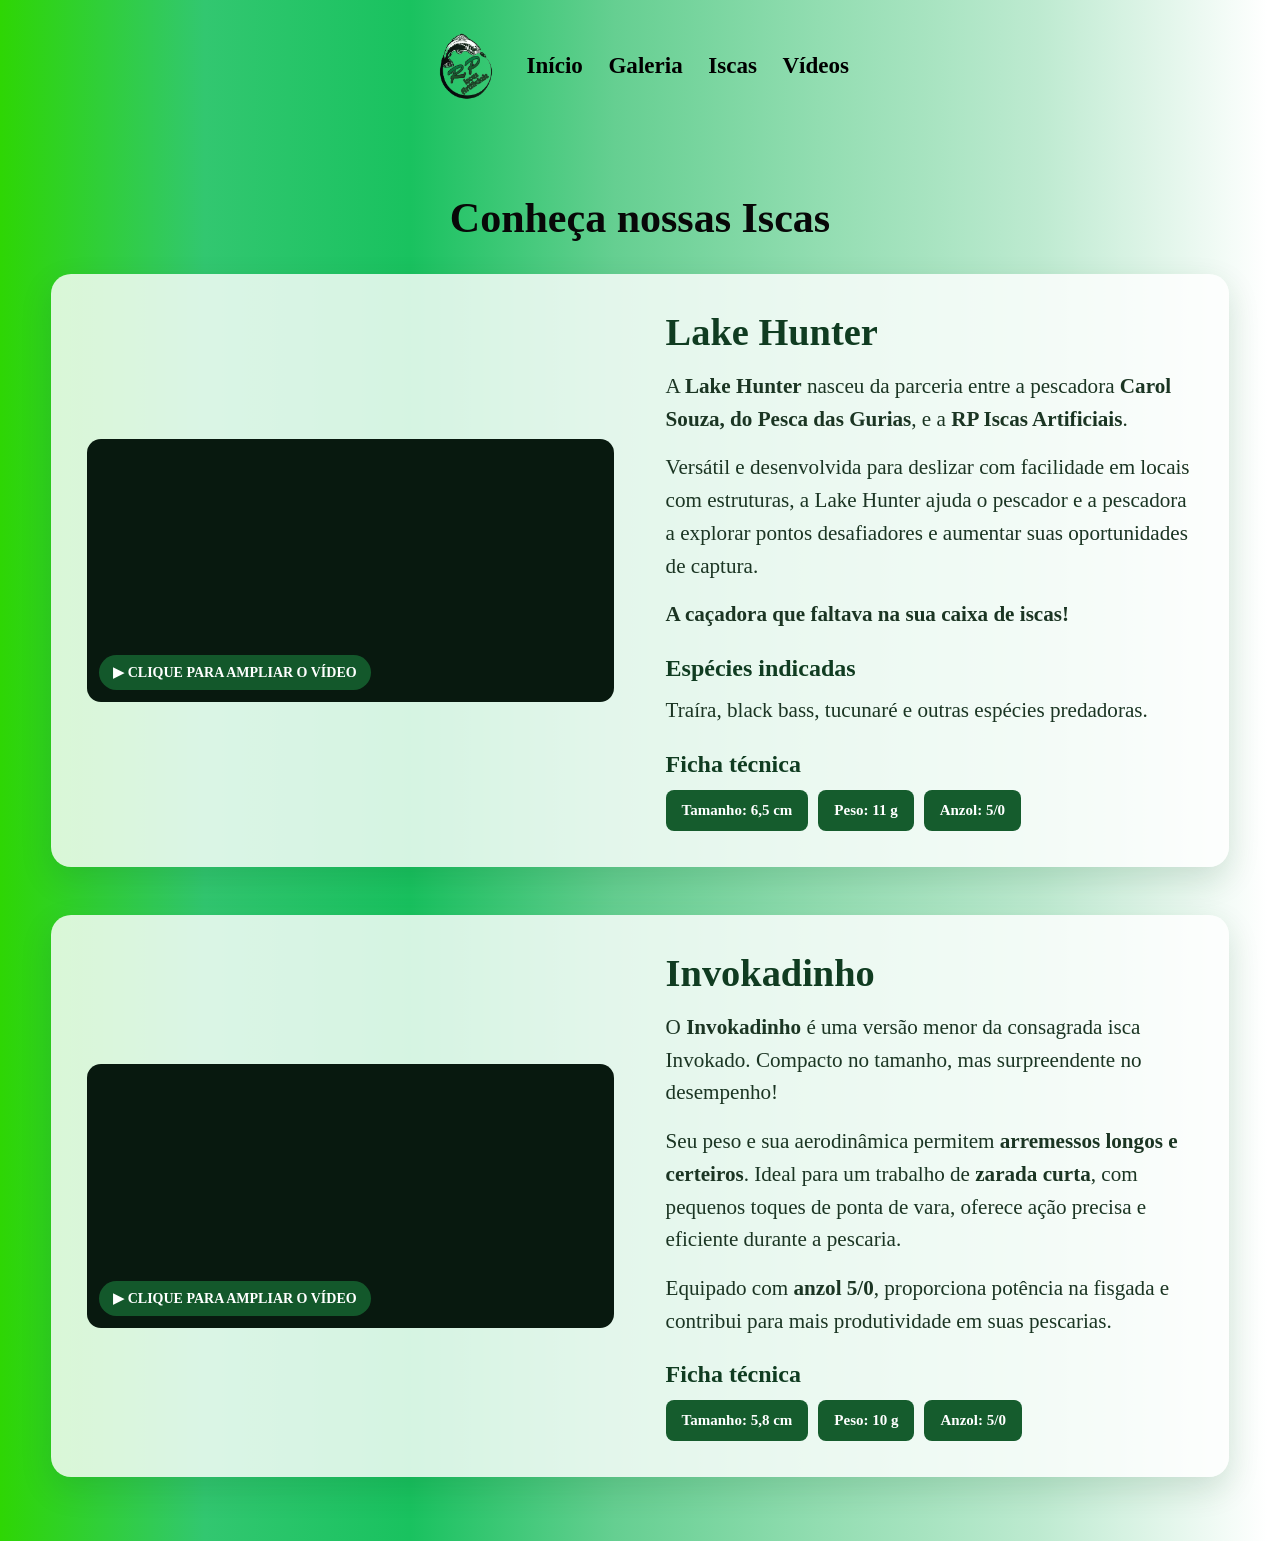
<file: iscas.html>
<!DOCTYPE html>
<html lang="pt-br">
<head>
  <meta charset="UTF-8">
  <meta name="viewport" content="width=device-width, initial-scale=1.0">
  <link rel="stylesheet" href="./style.css?v=20261122-1">
  <title>Iscas - Lake Hunter e Invokadinho | RP Iscas Artificiais</title>
</head>
<body>
  <nav aria-label="Navegação principal">
    <div class="cabecalho">
      <img class="logo" src="./img/rp pesca.png" alt="Logo RP Pesca">
      <a href="./index.html">Início</a>
      <a href="./galeria.html">Galeria</a>
      <a href="./iscas.html" aria-current="page">Iscas</a>
      <a href="./youtube.html">Vídeos</a>
    </div>
  </nav>
  <main class="pagina-iscas">
    <h1 class="titulo-iscas">Conheça nossas Iscas</h1>
    <article class="cartao-isca">
      <div>
        <button class="isca-video-abrir" data-video-isca="lake-hunter" type="button" aria-label="Ampliar vídeo da isca Lake Hunter">
          <video autoplay muted loop playsinline preload="auto" aria-label="Vídeo de apresentação da isca Lake Hunter">
            <source src="./img/lake-hunter.mp4" type="video/mp4">
            Seu navegador não suporta vídeo HTML5.
          </video>
          <span class="isca-video-legenda">▶ Clique para ampliar o vídeo</span>
        </button>
      </div>
      <div class="isca-conteudo">
        <h2>Lake Hunter</h2>
        <p>A <strong>Lake Hunter</strong> nasceu da parceria entre a pescadora <strong>Carol Souza, do Pesca das Gurias</strong>, e a <strong>RP Iscas Artificiais</strong>.</p>
        <p>Versátil e desenvolvida para deslizar com facilidade em locais com estruturas, a Lake Hunter ajuda o pescador e a pescadora a explorar pontos desafiadores e aumentar suas oportunidades de captura.</p>
        <p><strong>A caçadora que faltava na sua caixa de iscas!</strong></p>
        <h3>Espécies indicadas</h3>
        <p>Traíra, black bass, tucunaré e outras espécies predadoras.</p>
        <h3>Ficha técnica</h3>
        <ul class="isca-ficha">
          <li>Tamanho: 6,5 cm</li>
          <li>Peso: 11 g</li>
          <li>Anzol: 5/0</li>
        </ul>
      </div>
    </article>

    <article class="cartao-isca" aria-labelledby="titulo-invokadinho">
      <div>
        <button class="isca-video-abrir" data-video-isca="invokadinho" type="button" aria-label="Ampliar vídeo da isca Invokadinho">
          <video autoplay muted loop playsinline preload="metadata" aria-label="Vídeo de apresentação da isca Invokadinho">
            <source src="./img/invokadinho.mp4" type="video/mp4">
            Seu navegador não suporta vídeo HTML5.
          </video>
          <span class="isca-video-legenda">▶ Clique para ampliar o vídeo</span>
        </button>
      </div>
      <div class="isca-conteudo">
        <h2 id="titulo-invokadinho">Invokadinho</h2>
        <p>O <strong>Invokadinho</strong> é uma versão menor da consagrada isca Invokado. Compacto no tamanho, mas surpreendente no desempenho!</p>
        <p>Seu peso e sua aerodinâmica permitem <strong>arremessos longos e certeiros</strong>. Ideal para um trabalho de <strong>zarada curta</strong>, com pequenos toques de ponta de vara, oferece ação precisa e eficiente durante a pescaria.</p>
        <p>Equipado com <strong>anzol 5/0</strong>, proporciona potência na fisgada e contribui para mais produtividade em suas pescarias.</p>
        <h3>Ficha técnica</h3>
        <ul class="isca-ficha">
          <li>Tamanho: 5,8 cm</li>
          <li>Peso: 10 g</li>
          <li>Anzol: 5/0</li>
        </ul>
      </div>
    </article>
  </main>
  <div class="isca-modal" id="modal-isca" role="dialog" aria-modal="true" aria-label="Vídeo ampliado da isca" hidden>
    <button class="isca-modal-fechar" id="fechar-video-isca" type="button" aria-label="Fechar vídeo">&times;</button>
    <video id="video-isca-ampliado" controls autoplay muted loop playsinline preload="auto">
      <source src="./img/lake-hunter.mp4" type="video/mp4">
      Seu navegador não suporta vídeo HTML5.
    </video>
  </div>
  <script>
    (() => {
      const botoes = [...document.querySelectorAll('[data-video-isca]')];
      const modal = document.getElementById('modal-isca');
      const fechar = document.getElementById('fechar-video-isca');
      const ampliado = document.getElementById('video-isca-ampliado');
      let botaoAtivo = null;
      const fecharModal = () => {
        ampliado.pause();
        modal.hidden = true;
        document.body.style.overflow = '';
        if (botaoAtivo) {
          botaoAtivo.querySelector('video').play().catch(() => {});
          botaoAtivo.focus();
        }
      };
      botoes.forEach(botao => botao.addEventListener('click', () => {
        botaoAtivo = botao;
        const previa = botao.querySelector('video');
        const fonte = previa.querySelector('source').getAttribute('src');
        previa.pause();
        ampliado.pause();
        if (ampliado.querySelector('source').getAttribute('src') !== fonte) {
          ampliado.querySelector('source').setAttribute('src', fonte);
          ampliado.load();
        }
        modal.hidden = false;
        document.body.style.overflow = 'hidden';
        const iniciar = () => {
          try { ampliado.currentTime = previa.currentTime; } catch (_) {}
          ampliado.play().catch(() => {});
        };
        if (ampliado.readyState >= 1) iniciar();
        else ampliado.addEventListener('loadedmetadata', iniciar, {once:true});
        fechar.focus();
      }));
      fechar.addEventListener('click', fecharModal);
      modal.addEventListener('click', e => { if (e.target === modal) fecharModal(); });
      document.addEventListener('keydown', e => { if (e.key === 'Escape' && !modal.hidden) fecharModal(); });
    })();
  </script>
</body>
</html>
</file>
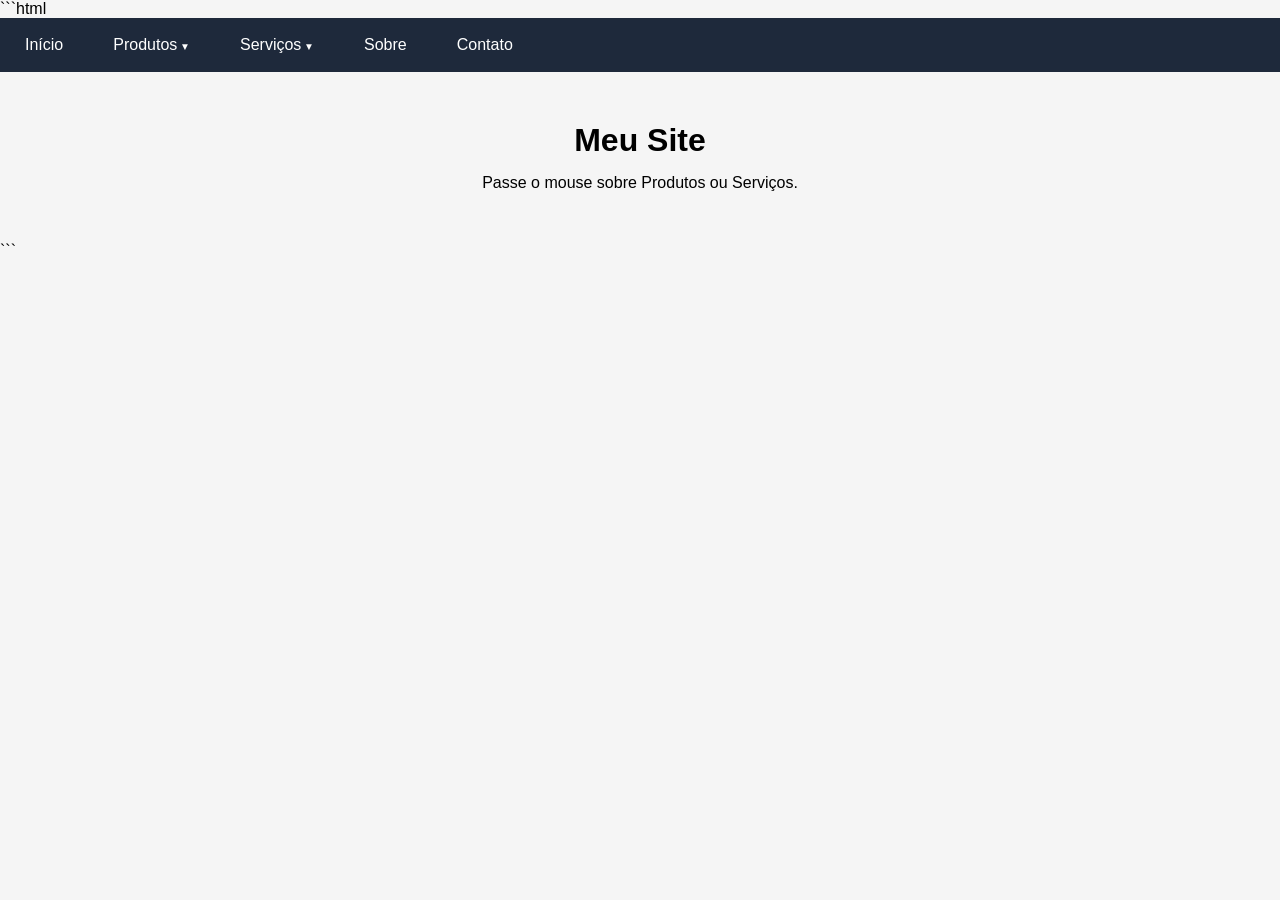
<file: submenu.html>
```html
<!DOCTYPE html>
<html lang="pt-BR">

<head>
    <meta charset="UTF-8">
    <meta name="viewport" content="width=device-width, initial-scale=1.0">

    <title>Menu Profissional</title>

    <style>

        /* ===== RESET ===== */

        * {
            margin: 0;
            padding: 0;
            box-sizing: border-box;
        }

        body {
            font-family: Arial, sans-serif;
            background-color: #f5f5f5;
        }


        /* ===== MENU ===== */

        .menu {
            background-color: #1e293b;
        }

        .menu ul {
            list-style: none;
            display: flex;
        }

        .menu li {
            position: relative;
        }

        .menu a {
            display: block;
            padding: 18px 25px;
            color: white;
            text-decoration: none;
            transition: 0.3s;
        }

        .menu a:hover {
            background-color: #334155;
        }


        /* ===== SUBMENU ===== */

        .submenu {
            display: none !important;

            position: absolute;
            top: 100%;
            left: 0;

            min-width: 200px;

            background-color: #1e293b;

            box-shadow: 0 8px 20px rgba(0, 0, 0, 0.25);
        }

        .submenu li {
            width: 100%;
        }

        .submenu a {
            padding: 14px 20px;
        }


        /* ===== MOSTRAR SUBMENU ===== */

        .dropdown:hover .submenu {
            display: block !important;
        }


        /* ===== SETINHA ===== */

        .dropdown > a::after {
            content: " ▼";
            font-size: 10px;
        }


        /* ===== CONTEÚDO ===== */

        main {
            padding: 50px;
            text-align: center;
        }

        h1 {
            margin-bottom: 15px;
        }

    </style>

</head>

<body>


    <!-- MENU -->

    <nav class="menu">

        <ul>

            <li>
                <a href="#">Início</a>
            </li>


            <!-- PRODUTOS -->

            <li class="dropdown">

                <a href="#">Produtos</a>

                <ul class="submenu">

                    <li>
                        <a href="#">Computadores</a>
                    </li>

                    <li>
                        <a href="#">Notebooks</a>
                    </li>

                    <li>
                        <a href="#">Celulares</a>
                    </li>

                    <li>
                        <a href="#">Acessórios</a>
                    </li>

                </ul>

            </li>


            <!-- SERVIÇOS -->

            <li class="dropdown">

                <a href="#">Serviços</a>

                <ul class="submenu">

                    <li>
                        <a href="#">Manutenção</a>
                    </li>

                    <li>
                        <a href="#">Instalação</a>
                    </li>

                    <li>
                        <a href="#">Consultoria</a>
                    </li>

                </ul>

            </li>


            <!-- OUTROS -->

            <li>
                <a href="#">Sobre</a>
            </li>

            <li>
                <a href="#">Contato</a>
            </li>

        </ul>

    </nav>


    <!-- CONTEÚDO -->

    <main>

        <h1>Meu Site</h1>

        <p>
            Passe o mouse sobre Produtos ou Serviços.
        </p>

    </main>


</body>

</html>
```
</file>
<file: style.css>
* {
    margin: 0;
    padding: 0;
    box-sizing: border-box;
    font-family: georgia, 'Times New Roman', Times, serif;
    
       
}

.logo-rp-pesca {
    width: 5px;
}


button {
    background-color: #030c06;
    color: white;
    width: 200px;
    height: 50px;
    border-radius: 5px;
    border: none;
    font-weight: bold;
    text-transform: uppercase;
    cursor: pointer;
    margin-top: 20px;
}

.invokadinho {
    width: 500px;
}
    
.div-2 {
    display: flex;
    justify-content: right;
    align-items: left;
    background: linear-gradient(90deg,rgba(46, 214, 4, 1) 0%, rgba(50, 199, 112, 1) 16%, rgba(25, 194, 95, 1) 32%, rgba(101, 207, 145, 1) 48%, rgba(146, 221, 177, 1) 64%, rgba(189, 234, 208, 1) 81%, rgba(255, 255, 255, 1) 99%);

}

.texto-lancamento {
    font-size: 70px;
    color: rgb(8, 8, 8);
    text-align: center;
    margin-top: 100px;
    margin-right: 20px;
}
body {
    height: 100vh;

}

.caixa-info-texto {
    width: 100%;
}

.caixa-video {
    position: relative;
    width: 100%;
    overflow: hidden;
    margin-top: 0px;
}

.caixa-video video {
    width: 100vw;
    height: 100vh;
    object-fit: cover;
}

.conteudo {
    position: absolute;
    top: 50%;
    left: 50%;
    transform: translate(-50%, -50%);

    color: white;
    text-align: center;
    z-index: 2;
}

.caixa-principal {
    display: flex;
    align-items: center;
    padding: 100px;
    justify-content: space-around;
    height: 100vh;
    margin-top: 0px;
    background: linear-gradient(90deg,rgba(46, 214, 4, 1) 0%, rgba(50, 199, 112, 1) 16%, rgba(25, 194, 95, 1) 32%, rgba(101, 207, 145, 1) 48%, rgba(146, 221, 177, 1) 64%, rgba(189, 234, 208, 1) 81%, rgba(255, 255, 255, 1) 99%);
}

.mascara-video {
    z-index: 0;
    position: inline-block;
    top: 0;
    width: 100%;
    height: 100%;
}

p {
    color: rgb(7, 7, 7);
    font-size: 25px;
    width: 60%;
    text-align: justify;
    font-family: georgia, 'Times New Roman', Times, serif;
}
.meu-video {
    width: 400px;
    margin-top: -820px;
    margin-right: 100px;
    object-fit: cover;
    display: block;
    margin-left: auto;
    
}

.cabecalho {
    display: flex;
    align-items: center;
    gap: 30px;
    font-size: 30px;
    padding: 20px;
    font-weight: bold;
}

.cabecalho img {
    width: 70px;
}

.cabecalho a {
    color: black;
    cursor: pointer;
    text-decoration: none;

}

.cabecalho a:hover {
    color: #f4f8f5;
    transition: 0.5s ease-in-out;
}

.caixa-link-whatsapp {
    position: fixed;
    bottom: 20px;
    right: 20px;
}

.link-whatsapp img {
    width: 60px;
}

.caixa-link-instagram {
    position: fixed;
    bottom: 20px;
    right: 100px;
}

.link-instagram img {
    width: 60px;
}

.link-whatsapp img {
    cursor: pointer;
}

form {
    background-color: white;
    position: fixed;
    top: 40%;
    left: -350px;

    display: flex;
    gap: 20px;
    flex-direction: column;
    padding: 10px;
    border-radius: 3px;
    width: 350px;
    z-index: 1;
    transition: 1.5s left ease-in-out;

}

form input {
    height: 40px;
    padding: 10px;
    border-radius: 5px;
    border: 1px solid gray;
    outline-color: #18d80f;
}

form textarea {
    padding: 10px;
    border-radius: 5px;
    border: 1px solid gray;
    outline-color: #18d80f;
    height: 100px;
}

.marscara-formulario {
    width: 100%;
    height: 100%;
    position: fixed;
    top: 0;
    background: linear-gradient(109deg,
            rgba(10, 12, 16, 0.99) 15%,
            rgba(10, 12, 16, 0.7) 50%,
            rgba(10, 12, 16, 0.99) 85%);
    visibility: hidden;
    transition: 1s visibility ease-in-out;

}

nav {
    background: linear-gradient(90deg,rgba(46, 214, 4, 1) 0%, rgba(50, 199, 112, 1) 16%, rgba(25, 194, 95, 1) 32%, rgba(101, 207, 145, 1) 48%, rgba(146, 221, 177, 1) 64%, rgba(189, 234, 208, 1) 81%, rgba(255, 255, 255, 1) 99%);
    padding: 10px;
}

nav ul {
    list-style: none;
    display: flex;
    gap: 30px;
    margin: 0;
    padding: 0;
}

nav a {
    color: white;
    text-decoration: none;
    font-size: 30px;
}

nav a:hover {
    color: #00aaff;
}

.galeria {
    display: grid;
    grid-template-columns: repeat(5, 1fr);
    gap: 15px;
    margin: 50px auto;
    background: linear-gradient(90deg,rgba(46, 214, 4, 1) 0%, rgba(50, 199, 112, 1) 16%, rgba(25, 194, 95, 1) 32%, rgba(101, 207, 145, 1) 48%, rgba(146, 221, 177, 1) 64%, rgba(189, 234, 208, 1) 81%, rgba(255, 255, 255, 1) 99%);

}

.galeria img {
    width: 100%;
    height: 200px;
    object-fit: cover;
    border-radius: 5px;
    cursor: pointer;
    transition: 0.5s;

}

.galeria img:hover {
    transform: scale(1.03);
    opacity: 0.8;
}

.modal {
    display: none;
    position: fixed;
    left: 0;
    top: 0;
    width: 100%;
    height: 100%;
    background: linear-gradient(90deg,rgba(46, 214, 4, 1) 0%, rgba(50, 199, 112, 1) 16%, rgba(25, 194, 95, 1) 32%, rgba(101, 207, 145, 1) 48%, rgba(146, 221, 177, 1) 64%, rgba(189, 234, 208, 1) 81%, rgba(255, 255, 255, 1) 99%);
    justify-content: center;
    align-items: center;
    z-index: 1000;
}

.modal img {
    max-width: 80%;
    max-height: 80%;
    border-radius: 10px;
    object-fit: contain;
}

.fechar {
    position: absolute;
    top: 20px;
    right: 35px;
    color: white;
    font-size: 45px;
    cursor: pointer;
    z-index: 1001;
}

.anterior,
.proximo {
    position: absolute;
    top: 50%;
    transform:
        translateY(-50%);
    color: white;
    font-size: 50px;
    cursor: pointer;
    padding: 20px;
    user-select: none;
}

.anterior {
    left: 20px;
}

.proximo {
    right: 20px;
}

.anterior:hover,
.proximo:hover,
.fechar:hover {
    color: #ccc;
}


footer {
    color: #fff;
    margin-top: 50px;
    padding: 30px 20px 10px 20px;
    font-family: Arial, sans-serif;
    background: linear-gradient(90deg,rgba(46, 214, 4, 1) 0%, rgba(50, 199, 112, 1) 16%, rgba(25, 194, 95, 1) 32%, rgba(101, 207, 145, 1) 48%, rgba(146, 221, 177, 1) 64%, rgba(189, 234, 208, 1) 81%, rgba(255, 255, 255, 1) 99%);
}

.footer-container {
    display: flex;
    justify-content: space-around;
    flex-wrap: wrap; /* Garante responsividade em telas menores */
    background: linear-gradient(90deg,rgba(46, 214, 4, 1) 0%, rgba(50, 199, 112, 1) 16%, rgba(25, 194, 95, 1) 32%, rgba(101, 207, 145, 1) 48%, rgba(146, 221, 177, 1) 64%, rgba(189, 234, 208, 1) 81%, rgba(255, 255, 255, 1) 99%);
    }

.footer-section {
    padding: 20px;
    min-width: 200px;
    background: linear-gradient(90deg,rgba(46, 214, 4, 1) 0%, rgba(50, 199, 112, 1) 16%, rgba(25, 194, 95, 1) 32%, rgba(101, 207, 145, 1) 48%, rgba(146, 221, 177, 1) 64%, rgba(189, 234, 208, 1) 81%, rgba(255, 255, 255, 1) 99%);
}

.footer-section h3 {
    
    background: linear-gradient(90deg,rgba(46, 214, 4, 1) 0%, rgba(50, 199, 112, 1) 16%, rgba(25, 194, 95, 1) 32%, rgba(101, 207, 145, 1) 48%, rgba(146, 221, 177, 1) 64%, rgba(189, 234, 208, 1) 81%, rgba(255, 255, 255, 1) 99%);
}

.footer-section ul {
    list-style: none;
    padding: 0;
    background: linear-gradient(90deg,rgba(46, 214, 4, 1) 0%, rgba(50, 199, 112, 1) 16%, rgba(25, 194, 95, 1) 32%, rgba(101, 207, 145, 1) 48%, rgba(146, 221, 177, 1) 64%, rgba(189, 234, 208, 1) 81%, rgba(255, 255, 255, 1) 99%);
}


.footer-section ul li a {
    color: #0a0a0a;
    text-decoration: none;
}

.footer-section ul li a:hover {
    color: #fff;
    padding-left: 20px;
    
}
.footer-text {
    font-size: 15px;
}

.footer-bottom {
    text-align: center;
    padding-top: 15px;
    padding-left: 20px;
    font-size: 20px;
    color: #aaa;
    background: linear-gradient(90deg,rgba(46, 214, 4, 1) 0%, rgba(50, 199, 112, 1) 16%, rgba(25, 194, 95, 1) 32%, rgba(101, 207, 145, 1) 48%, rgba(146, 221, 177, 1) 64%, rgba(189, 234, 208, 1) 81%, rgba(255, 255, 255, 1) 99%);
}
.footer-botton {
    font-size: 15px;
    color: #070707;
}
.botao {
    display: inline-block;
    background-color: red;
    color: white;
    padding: 10px 20px;
    text-decoration: none;
    border-radius: 5px;
    
}

.botao:hover {
    background-color: darkred;
}

.miniatura {
    width: 300px;
    height: auto;
    border-radius: 10px;
    align-items: center;
    grid-template-columns: repeat(5, 1fr);
    gap: 15px;
    margin: 50px auto;
}

.titulo-videos {
    text-align: center;
    font-size: 30px;
    font-weight: bold;
    color: rgb(8, 8, 8);
    background: linear-gradient(90deg,rgba(46, 214, 4, 1) 0%, rgba(50, 199, 112, 1) 16%, rgba(25, 194, 95, 1) 32%, rgba(101, 207, 145, 1) 48%, rgba(146, 221, 177, 1) 64%, rgba(189, 234, 208, 1) 81%, rgba(255, 255, 255, 1) 99%);

}
.videos {
    display: flex;
    gap: 20px;
}

.videos a {
    width: 250px;
}

.videos img {
    width: 100%;
    border-radius: 10px;    
}

.videos {
    display: flex;
    gap: 20px;
    flex-wrap: wrap;
}

.videos iframe {
    width: 300px;
    height: 170px;
    border: none;
    border-radius: 10px;
}

.galeria1 {
    display: grid;
    grid-template-columns: repeat(5, 1fr);
    gap: 15px;
    width: 100vw;
    height: 100vh;
   background: linear-gradient(90deg,rgba(46, 214, 4, 1) 0%, rgba(50, 199, 112, 1) 16%, rgba(25, 194, 95, 1) 32%, rgba(101, 207, 145, 1) 48%, rgba(146, 221, 177, 1) 64%, rgba(189, 234, 208, 1) 81%, rgba(255, 255, 255, 1) 99%);
}
.galeria1 img {
    width: 100%;
    height: 200px;
    object-fit: cover;
    border-radius: 5px;
    cursor: pointer;
    transition: 0.5s;
}

h3 {
    color: rgb(8, 8, 8);
    }

.footer-titulo {
    font-size: 18px;
    margin-bottom: 10px;
    color: rgb(15, 15, 15);
}   
.figurinha {
  width: 25px;
  height: 25px;
  object-fit: contain;
  vertical-align: middle;
  margin-right: 5px;
}

.text {
    color: rgb(8, 8, 8);
    font-size: 15px;
    text-align: left;
    margin-top: 10px;
}

@media (max-width: 1100px) {
    .logo-rp-pesca {
        display: none;
    }
    .caixa-principal {
        flex-direction: column;
        padding: 30px;
        height: auto;
    }
.caixa-info-texto {
        width: 90%;
        text-align: center;
        flex-direction: column;
        justify-content: center;
    }
    .texto-lancamento {
        font-size: 40px;
        margin-top: 50px;
    }

    .meu-video {
        width: 50%;
        margin-top: 20px;
    }
    .div-2 {
        flex-direction: column;
        align-items: center;
        
    }
}

/* Ajustes responsivos - RP Iscas Artificiais */
html { scroll-behavior: smooth; }
body { height: auto; min-height: 100vh; overflow-x: hidden; }
img, video, iframe { max-width: 100%; }
nav ul { display: block; }
.cabecalho { flex-wrap: wrap; justify-content: center; gap: clamp(10px, 2vw, 30px); }
.cabecalho a, nav a { font-size: clamp(15px, 1.8vw, 25px); }
.caixa-video video { width: 100%; height: min(80vh, 750px); display: block; }
.caixa-principal { height: auto; min-height: 0; padding: clamp(24px, 5vw, 80px); }
.caixa-info-texto { display: grid; grid-template-columns: minmax(0, 3fr) minmax(220px, 2fr); align-items: center; gap: 30px; }
.caixa-info-texto p { grid-column: 1; width: 100%; font-size: clamp(16px, 1.6vw, 23px); line-height: 1.55; }
.caixa-info-texto .meu-video { grid-column: 2; grid-row: 1 / span 2; width: 100%; margin: 0; max-height: 650px; }
.div-2 { gap: 20px; padding: 24px; justify-content: center; }
.invokadinho { width: min(45%, 500px); height: auto; object-fit: contain; }
.texto-lancamento { width: auto; flex: 1; font-size: clamp(24px, 4vw, 65px); margin: 0; align-self: center; }
.footer-section p, .footer-bottom p { width: 100%; }
.galeria, .galeria1 { width: 100%; height: auto; grid-template-columns: repeat(auto-fit, minmax(190px, 1fr)); padding: 16px; margin: 0 auto; }
.galeria1 .video { min-width: 0; }
.galeria1 .video h3 { overflow-wrap: anywhere; font-size: 16px; line-height: 1.4; padding: 10px 0; }
.galeria1 img { display: block; }
.formulario { width: min(350px, calc(100vw - 32px)); top: 50%; transform: translateY(-50%); max-height: 90dvh; overflow-y: auto; z-index: 1101; }
.marscara-formulario { z-index: 1100; }
.modal img { max-width: calc(100vw - 110px); max-height: 80dvh; }
@media (max-width: 900px) {
  .caixa-info-texto { grid-template-columns: 1fr; }
  .caixa-info-texto p, .caixa-info-texto .meu-video { grid-column: 1; grid-row: auto; }
  .caixa-info-texto .meu-video { width: min(100%, 560px); justify-self: center; }
  .caixa-principal { padding: 32px 20px; }
  .div-2 { flex-direction: column; align-items: center; }
  .invokadinho { width: min(100%, 500px); }
  .texto-lancamento { font-size: clamp(25px, 5vw, 42px); }
}
@media (max-width: 600px) {
  nav { padding: 8px; }
  .cabecalho { padding: 10px 4px; gap: 8px 14px; }
  .cabecalho img { width: 58px; }
  .cabecalho a, nav a { font-size: 14px; }
  .caixa-video video { height: 45dvh; min-height: 240px; }
  .caixa-principal { padding: 25px 16px; }
  .caixa-info-texto { width: 100%; }
  .caixa-info-texto p { text-align: left; font-size: 16px; }
  .texto-lancamento { font-size: 26px; text-align: center; }
  .galeria, .galeria1 { grid-template-columns: repeat(2, minmax(0, 1fr)); gap: 10px; padding: 10px; }
  .galeria img, .galeria1 img { height: 140px; }
  .galeria1 .video h3 { font-size: 13px; }
  .titulo-videos { font-size: 24px; padding: 14px; }
  .footer-section { min-width: 0; padding: 16px; }
  .footer-bottom { padding: 12px; }
  .caixa-link-whatsapp { right: 12px; bottom: 12px; z-index: 900; }
  .caixa-link-instagram { right: 72px; bottom: 12px; z-index: 900; }
  .link-whatsapp img, .link-instagram img { width: 46px; }
  .modal img { max-width: calc(100vw - 70px); }
  .anterior, .proximo { padding: 6px; font-size: 30px; }
  .anterior { left: 2px; } .proximo { right: 2px; }
  .fechar { top: 8px; right: 14px; }
}
@media (max-width: 360px) {
  .galeria, .galeria1 { grid-template-columns: 1fr; }
}

/* Somente rodapé */
.rodape-rp { background:linear-gradient(110deg,#155c2d,#26934c 55%,#45b96a);color:white;padding:44px 22px 0; }
.rodape-rp-conteudo {max-width:1200px;margin:auto;display:grid;grid-template-columns:1fr .75fr 1.4fr;gap:36px}
.rodape-rp-coluna{min-width:0}.rodape-rp-coluna h3{color:white;font-size:21px;margin-bottom:17px}
.rodape-rp-coluna p{color:white;width:100%;font-size:15px;line-height:1.65;margin-bottom:12px;text-align:left}
.rodape-rp-links{list-style:none;padding:0;display:grid;gap:11px}.rodape-rp-links a{color:white;text-decoration:none;font-size:15px}.rodape-rp-links a:hover{text-decoration:underline}
.rodape-rp-aviso{display:flex;align-items:flex-start;gap:9px}.rodape-rp-aviso img{width:24px;height:24px;object-fit:contain;flex-shrink:0}
.rodape-rp-base{margin-top:30px;border-top:1px solid #ffffff55;padding:17px 0}.rodape-rp-base p{color:white;font-size:13px;width:100%;text-align:center}
/* Somente chamada de lançamento */
.div-2 .texto-lancamento{width:auto;flex:1;max-width:760px;margin:0;padding:clamp(20px,3vw,42px);text-align:center;align-self:center;border-radius:22px;background:rgba(255,255,255,.76);box-shadow:0 12px 35px rgba(8,68,27,.14);border:1px solid rgba(16,92,42,.16)}
.texto-lancamento .lancamento-selo{display:inline-block;background:#155c2d;color:white;font:bold 13px/1.3 Arial,sans-serif;letter-spacing:.14em;padding:10px 18px;border-radius:100px;margin-bottom:18px}
.texto-lancamento h2{font-size:clamp(28px,4vw,58px);line-height:1.15;color:#103c21;text-wrap:balance}.texto-lancamento h2 span{color:#188a3e}
.texto-lancamento p{width:100%;font-size:clamp(17px,1.8vw,24px);line-height:1.5;text-align:center;margin-top:18px;color:#24442c}
@media(max-width:850px){.rodape-rp-conteudo{grid-template-columns:repeat(2,minmax(0,1fr));gap:28px}.rodape-rp-coluna:last-child{grid-column:1/-1}}
@media(max-width:600px){.rodape-rp{padding:32px 18px 0}.rodape-rp-conteudo{grid-template-columns:1fr;gap:26px}.rodape-rp-coluna:last-child{grid-column:auto}.div-2 .texto-lancamento{width:100%;padding:24px 18px}}


/* Animação sutil apenas no cartão de lançamento */
@keyframes rpEntradaSuave {
  from { opacity: 0; transform: translateY(16px); }
  to { opacity: 1; transform: translateY(0); }
}
@keyframes rpBrilhoSelo {
  0%, 100% { box-shadow: 0 0 0 rgba(21, 92, 45, 0); }
  50% { box-shadow: 0 0 0 5px rgba(21, 92, 45, .09); }
}
.div-2 .texto-lancamento {
  animation: rpEntradaSuave .9s ease-out both;
  transition: box-shadow .35s ease, border-color .35s ease;
}
.div-2 .texto-lancamento:hover {
  box-shadow: 0 16px 40px rgba(8, 68, 27, .19);
  border-color: rgba(16, 92, 42, .3);
}
.texto-lancamento .lancamento-selo {
  animation: rpBrilhoSelo 3.5s ease-in-out infinite;
}
@media (prefers-reduced-motion: reduce) {
  .div-2 .texto-lancamento,
  .texto-lancamento .lancamento-selo {
    animation: none;
    transition: none;
  }
}


/* CORREÇÃO DO RODAPÉ — regras isoladas e de prioridade elevada */
body footer.rodape-rp {
  display:block; width:100%; margin:0; padding:48px 24px 0;
  background:linear-gradient(110deg,#124f2a,#218449 58%,#3eb36a);
  color:#fff;
}
body footer.rodape-rp .rodape-rp-conteudo {
  display:grid; grid-template-columns:minmax(0,1fr) minmax(0,.75fr) minmax(0,1.4fr);
  gap:clamp(20px,3vw,44px); max-width:1200px; margin:0 auto;
}
body footer.rodape-rp .rodape-rp-coluna {min-width:0; padding:0; background:none;}
body footer.rodape-rp .rodape-rp-coluna h3 {
  color:white; font-size:21px; line-height:1.35; margin:0 0 16px;
}
body footer.rodape-rp .rodape-rp-coluna p {
  color:#f5fff8; width:100%; font-size:15px; line-height:1.6;
  margin:0 0 12px; text-align:left;
}
body footer.rodape-rp .rodape-rp-links {
  display:flex; flex-direction:column; gap:11px; padding:0; margin:0;
  list-style:none; background:none;
}
body footer.rodape-rp .rodape-rp-links li {list-style:none; margin:0; padding:0;}
body footer.rodape-rp .rodape-rp-links a {
  color:#fff; font-size:15px; text-decoration:none;
}
body footer.rodape-rp .rodape-rp-links a:hover {text-decoration:underline;}
body footer.rodape-rp .rodape-rp-coluna .rodape-rp-aviso {
  display:flex; align-items:flex-start; gap:10px;
}
body footer.rodape-rp .rodape-rp-aviso img {
  display:block; flex:0 0 25px; width:25px; min-width:25px;
  max-width:25px; height:25px; max-height:25px;
  object-fit:contain; margin:0;
}
body footer.rodape-rp .rodape-rp-base {
  border-top:1px solid #ffffff55; max-width:1200px;
  margin:30px auto 0; padding:18px 0; text-align:center;
}
body footer.rodape-rp .rodape-rp-base p {
  color:#fff; font-size:13px; line-height:1.5; width:100%; text-align:center; margin:0;
}
@media(max-width:850px) {
  body footer.rodape-rp .rodape-rp-conteudo {grid-template-columns:repeat(2,minmax(0,1fr));}
  body footer.rodape-rp .rodape-rp-coluna:last-child {grid-column:1/-1;}
}
@media(max-width:600px) {
  body footer.rodape-rp {padding:32px 18px 0;}
  body footer.rodape-rp .rodape-rp-conteudo {grid-template-columns:1fr;gap:26px;}
  body footer.rodape-rp .rodape-rp-coluna:last-child {grid-column:auto;}
}

/* Menu de vídeos: mantém as cores e a tipografia originais */
.pagina-videos {min-height:65vh; background:linear-gradient(90deg,rgba(46,214,4,1) 0%,rgba(50,199,112,1) 16%,rgba(25,194,95,1) 32%,rgba(101,207,145,1) 48%,rgba(146,221,177,1) 64%,rgba(189,234,208,1) 81%,rgba(255,255,255,1) 99%); padding:24px clamp(12px,3vw,40px) 50px;}
.menu-videos {display:flex;flex-wrap:wrap;gap:14px;justify-content:center;margin:0 auto 30px;}
.menu-videos .aba-video {width:auto;height:auto;min-height:50px;margin:0;padding:14px 24px;background:#155c2d;color:white;border:2px solid #155c2d;border-radius:8px;font: bold clamp(15px,2vw,21px) Georgia,'Times New Roman',serif;text-transform:none;}
.menu-videos .aba-video.ativa,.menu-videos .aba-video:hover {background:#fff;color:#155c2d;}
.menu-videos .aba-video:focus-visible {outline:3px solid #030c06;outline-offset:3px;}
.pagina-videos [hidden] {display:none!important;}
.pagina-videos .galeria1 {height:auto;min-height:0;background:none;grid-template-columns:repeat(auto-fit,minmax(210px,1fr));gap:20px;}
.pagina-videos .galeria1 .video {min-width:0;}
.pagina-videos .galeria1 img {aspect-ratio:16/9;height:auto;object-fit:cover;}
.subtitulo-videos {font-size:clamp(22px,3vw,30px);color:#080808;text-align:center;margin:12px 0 24px;}
.descricao-videos,.aviso-videos {width:100%;font-size:clamp(16px,2vw,22px);text-align:center;line-height:1.5;margin:18px auto;}
.galeria-pescadores {display:grid;grid-template-columns:repeat(auto-fit,minmax(240px,1fr));gap:20px;}
.galeria-pescadores video,.galeria-pescadores iframe {width:100%;aspect-ratio:16/9;border:0;border-radius:10px;background:#030c06;}
.galeria-pescadores h3 {font-size:18px;margin-top:10px;}
@media(max-width:600px){.menu-videos .aba-video{width:100%;}.pagina-videos .galeria1{grid-template-columns:repeat(2,minmax(0,1fr));gap:12px;}}
@media(max-width:360px){.pagina-videos .galeria1{grid-template-columns:1fr;}}

/* Galeria dos pescadores: acréscimos isolados, sem alterar as cores/fontes originais */
.rp-cartao-pescador {min-width:0;}
.rp-abrir-video {position:relative;display:block;width:100%;height:auto;margin:0;padding:0;overflow:hidden;border-radius:10px;background:#030c06;aspect-ratio:16/9;cursor:pointer;}
.rp-abrir-video img {width:100%;height:100%;object-fit:cover;display:block;transition:transform .25s ease;}
.rp-abrir-video:hover img {transform:scale(1.05);}
.rp-icone-play {position:absolute;top:50%;left:50%;transform:translate(-50%,-50%);display:grid;place-items:center;width:58px;height:58px;border-radius:50%;background:#155c2de8;color:white;font-size:25px;}
.rp-abrir-video:focus-visible {outline:4px solid #155c2d;outline-offset:3px;}
.rp-modal-aberto {overflow:hidden;}
.rp-modal-video[hidden] {display:none!important;}
.rp-modal-video {position:fixed;inset:0;z-index:3000;background:rgba(0,0,0,.91);display:flex;align-items:center;justify-content:center;padding:65px 75px;}
.rp-modal-conteudo {width:min(100%,1050px);max-height:100%;text-align:center;}
.rp-modal-conteudo video {display:block;width:100%;max-height:calc(100dvh - 180px);object-fit:contain;background:#000;border-radius:10px;}
.rp-modal-conteudo h2,.rp-modal-conteudo p {color:white;text-align:center;width:100%;margin:12px auto 0;font-size:clamp(15px,2vw,22px);}
.rp-modal-conteudo p {font-size:15px;}
.rp-fechar-video,.rp-seta-video {position:absolute;display:grid;place-items:center;width:48px;height:48px;margin:0;padding:0;background:#155c2d;color:white;border:1px solid #fff8;border-radius:50%;font-family:Georgia,serif;cursor:pointer;}
.rp-fechar-video {top:14px;right:18px;font-size:35px;}
.rp-seta-video {top:50%;transform:translateY(-50%);font-size:30px;}
.rp-anterior-video {left:15px;}.rp-proximo-video {right:15px;}
.rp-fechar-video:hover,.rp-seta-video:hover {background:#218449;}
@media(max-width:600px){.rp-modal-video{padding:70px 10px 90px;}.rp-modal-conteudo video{max-height:calc(100dvh - 230px);}.rp-seta-video{top:auto;bottom:18px;transform:none;}.rp-anterior-video{left:calc(50% - 75px);}.rp-proximo-video{right:calc(50% - 75px);}}

/* Exibir o vídeo de montagem inteiro, sem cortes */
.caixa-info-texto .meu-video {
  height: auto;
  max-height: none;
  object-fit: contain;
  aspect-ratio: auto;
}

/* Texto da Nossa História proporcional ao vídeo de montagem */
.caixa-info-texto p {
  font-size: clamp(20px, 2.05vw, 29px);
  line-height: 1.48;
}
@media (max-width: 900px) {
  .caixa-info-texto p { font-size: clamp(19px, 2.7vw, 24px); }
}
@media (max-width: 600px) {
  .caixa-info-texto p { font-size: 19px; line-height: 1.55; }
}


/* Página Iscas: identidade visual da RP */
.pagina-iscas { min-height:75vh; padding:clamp(28px,5vw,70px) clamp(16px,4vw,60px); background:linear-gradient(90deg,rgba(46,214,4,1) 0%,rgba(50,199,112,1) 16%,rgba(25,194,95,1) 32%,rgba(101,207,145,1) 48%,rgba(146,221,177,1) 64%,rgba(189,234,208,1) 81%,rgba(255,255,255,1) 99%); }
.pagina-iscas .titulo-iscas { text-align:center; color:#080808; font-size:clamp(28px,4vw,42px); margin-bottom:32px; }
.cartao-isca { display:grid; grid-template-columns:minmax(0,1fr) minmax(0,1fr); align-items:center; gap:clamp(22px,4vw,60px); max-width:1200px; margin:0 auto; padding:clamp(18px,3vw,36px); border-radius:20px; background:rgba(255,255,255,.82); box-shadow:0 12px 32px rgba(8,68,27,.14); }
.isca-video-abrir { display:block; position:relative; width:100%; padding:0; margin:0; height:auto; border:0; border-radius:14px; overflow:hidden; background:#08190f; cursor:pointer; }
.isca-video-abrir video { display:block; width:100%; height:auto; max-height:560px; object-fit:contain; pointer-events:none; }
.isca-video-abrir .isca-video-legenda { position:absolute; bottom:12px; left:12px; padding:9px 14px; border-radius:20px; background:rgba(21,92,45,.95); color:white; font:bold 14px Georgia,serif; }
.isca-video-abrir:focus-visible,.isca-modal-fechar:focus-visible { outline:3px solid #155c2d; outline-offset:4px; }
.isca-conteudo h2 { color:#103c21; font-size:clamp(28px,3vw,40px); margin-bottom:16px; }
.isca-conteudo p { width:100%; color:#1b3523; font-size:clamp(17px,1.65vw,22px); line-height:1.55; margin-bottom:16px; text-align:left; }
.isca-conteudo h3 { color:#103c21; font-size:clamp(19px,2vw,24px); margin:24px 0 12px; }
.isca-ficha { display:flex; flex-wrap:wrap; gap:10px; list-style:none; }
.isca-ficha li { background:#155c2d; color:#fff; border-radius:8px; padding:12px 16px; font:bold 15px Georgia,serif; }
.isca-modal[hidden] { display:none!important; }
.isca-modal { position:fixed; inset:0; z-index:4000; background:rgba(0,0,0,.93); display:flex; justify-content:center; align-items:center; padding:64px 20px 20px; }
.isca-modal video { width:min(1100px,100%); max-height:calc(100dvh - 95px); object-fit:contain; background:black; }
.isca-modal-fechar { position:absolute; top:14px; right:18px; width:44px; height:44px; margin:0; padding:0; border-radius:50%; background:#155c2d; color:white; font:32px Arial,sans-serif; cursor:pointer; }
@media(max-width:800px){ .cartao-isca {grid-template-columns:1fr;} .isca-video-abrir video {max-height:450px;} }

/* Espaçamento entre as iscas, sem alterar o cartão original */
.pagina-iscas .cartao-isca + .cartao-isca { margin-top:clamp(24px,4vw,48px); }
</file>
